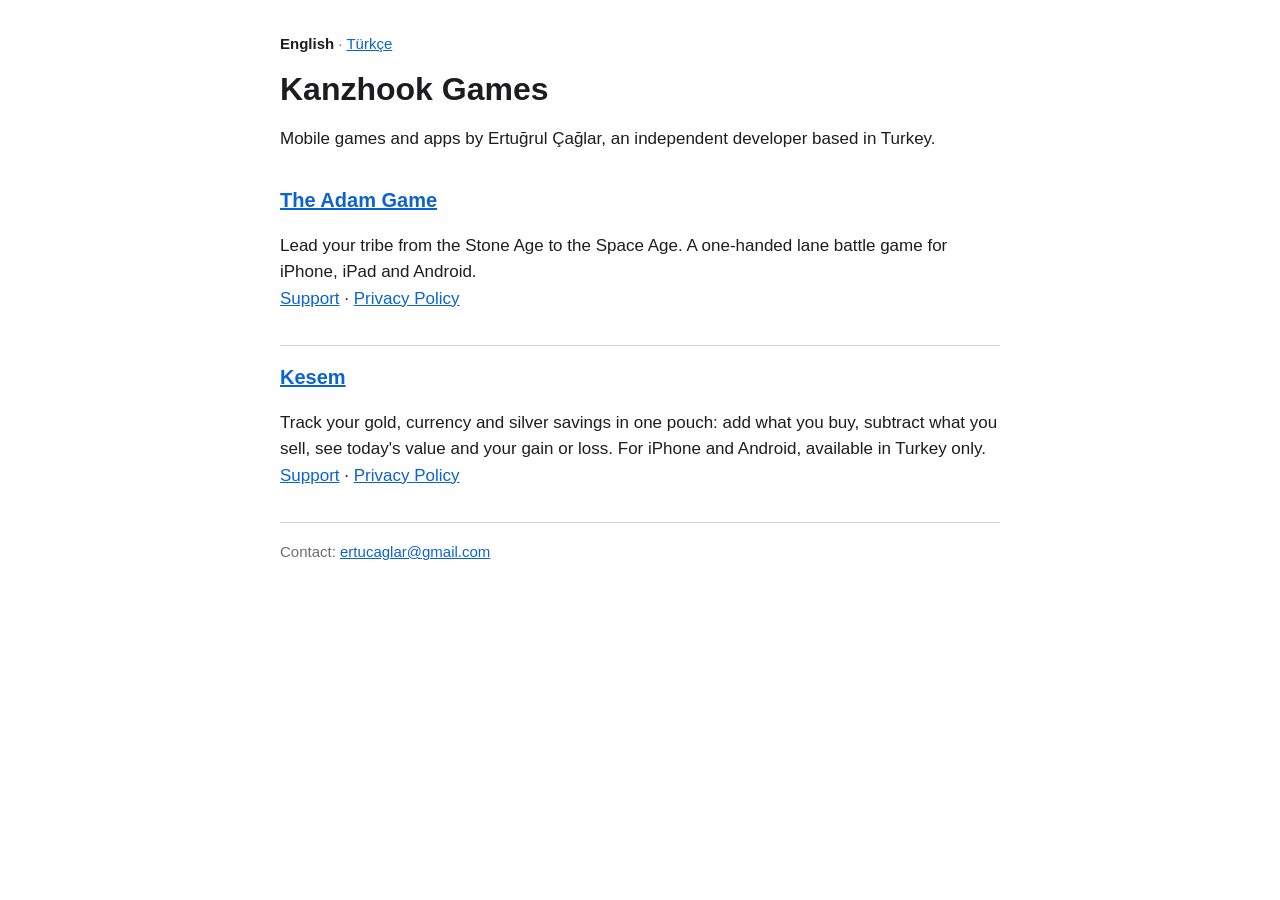
<file: index.html>
<!doctype html>
<html lang="en">
<head>
<meta charset="utf-8">
<meta name="viewport" content="width=device-width, initial-scale=1">
<title>Kanzhook Games</title>
<link rel="stylesheet" href="/style.css">
<script src="/site.js"></script>
</head>
<body>
<main>
<p class="lang"><a href="?lang=EN" hreflang="en">English</a> · <a href="?lang=TR" hreflang="tr">Türkçe</a></p>
<h1>Kanzhook Games</h1>
<p data-lang="en">Mobile games and apps by Ertuğrul Çağlar, an independent developer based in Turkey.</p>
<p data-lang="tr">Türkiye'de yaşayan bağımsız geliştirici Ertuğrul Çağlar'ın mobil oyunları ve uygulamaları.</p>

<ul class="games">
<li>
<strong><a href="/the-adam-game/">The Adam Game</a></strong>
<p data-lang="en">Lead your tribe from the Stone Age to the Space Age. A one-handed lane battle game for iPhone, iPad and Android.<br><a href="/the-adam-game/support?lang=EN">Support</a> · <a href="/the-adam-game/privacy?lang=EN">Privacy Policy</a></p>
<p data-lang="tr">Kabileni Taş Çağı'ndan Uzay Çağı'na taşı. iPhone, iPad ve Android için tek elle oynanan şerit savaşı oyunu.<br><a href="/the-adam-game/support?lang=TR">Destek</a> · <a href="/the-adam-game/privacy?lang=TR">Gizlilik Politikası</a></p>
</li>
<li>
<strong><a href="/kesem/">Kesem</a></strong>
<p data-lang="en">Track your gold, currency and silver savings in one pouch: add what you buy, subtract what you sell, see today's value and your gain or loss. For iPhone and Android, available in Turkey only.<br><a href="/kesem/support?lang=EN">Support</a> · <a href="/kesem/privacy?lang=EN">Privacy Policy</a></p>
<p data-lang="tr">Altın, döviz ve gümüş birikimini tek kesede takip et: aldığını ekle, bozdurduğunu düş, bugünkü değerini ve kâr/zararını gör. iPhone ve Android için, yalnızca Türkiye'de.<br><a href="/kesem/support?lang=TR">Destek</a> · <a href="/kesem/privacy?lang=TR">Gizlilik Politikası</a></p>
</li>
</ul>

<p class="meta" data-lang="en">Contact: <a href="mailto:ertucaglar@gmail.com">ertucaglar@gmail.com</a></p>
<p class="meta" data-lang="tr">İletişim: <a href="mailto:ertucaglar@gmail.com">ertucaglar@gmail.com</a></p>
</main>
</body>
</html>
</file>
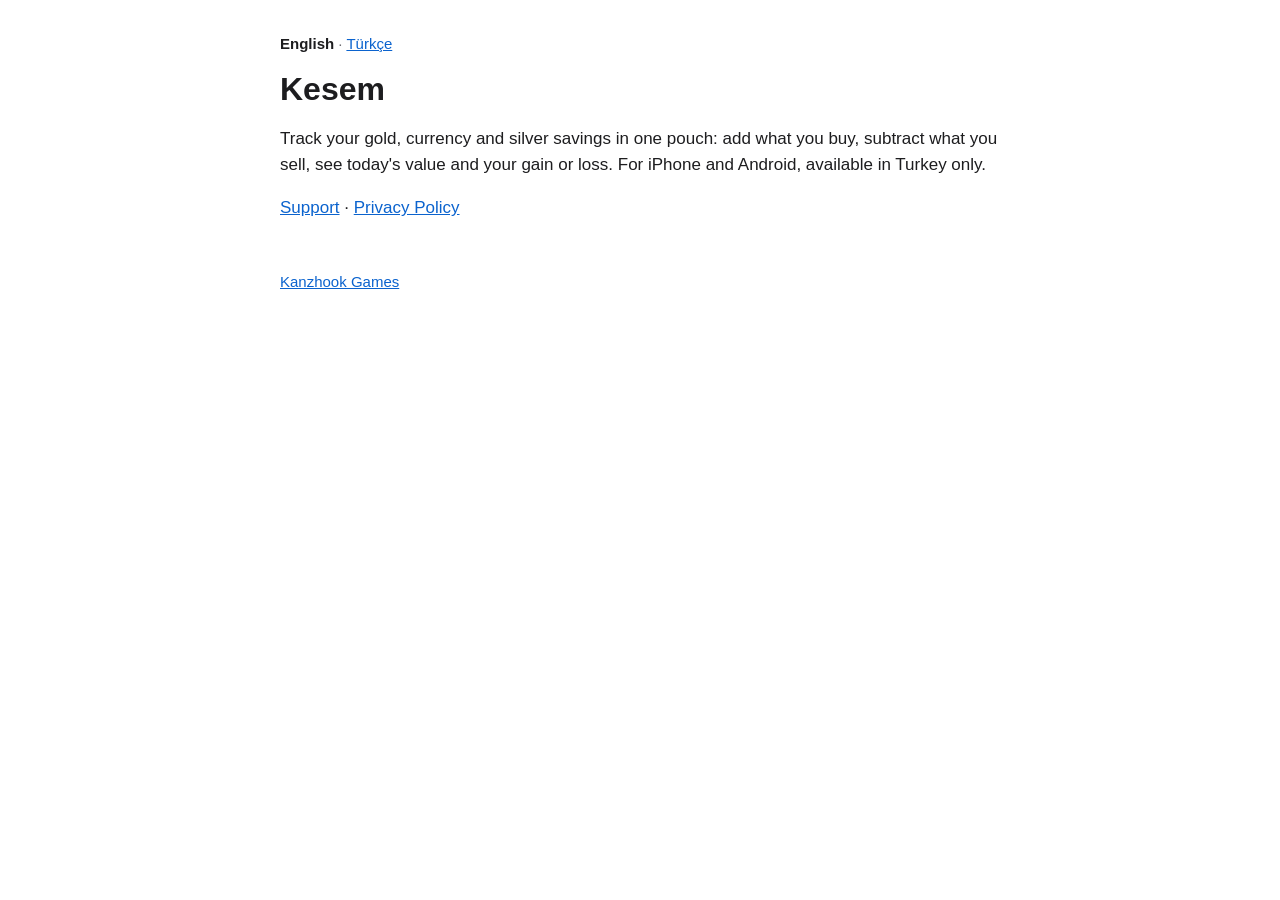
<file: kesem/index.html>
<!doctype html>
<html lang="en">
<head>
<meta charset="utf-8">
<meta name="viewport" content="width=device-width, initial-scale=1">
<title>Kesem</title>
<link rel="stylesheet" href="/style.css">
<script src="/site.js"></script>
</head>
<body>
<main>
<p class="lang"><a href="?lang=EN" hreflang="en">English</a> · <a href="?lang=TR" hreflang="tr">Türkçe</a></p>
<h1>Kesem</h1>
<div data-lang="en">
<p>Track your gold, currency and silver savings in one pouch: add what you buy, subtract what you sell, see today's value and your gain or loss. For iPhone and Android, available in Turkey only.</p>
<p><a href="support?lang=EN">Support</a> · <a href="privacy?lang=EN">Privacy Policy</a></p>
</div>
<div data-lang="tr">
<p>Altın, döviz ve gümüş birikimini tek kesede takip et: aldığını ekle, bozdurduğunu düş, bugünkü değerini ve kâr/zararını gör. iPhone ve Android için, yalnızca Türkiye'de.</p>
<p><a href="support?lang=TR">Destek</a> · <a href="privacy?lang=TR">Gizlilik Politikası</a></p>
</div>
<p class="meta footer"><a href="/">Kanzhook Games</a></p>
</main>
</body>
</html>
</file>
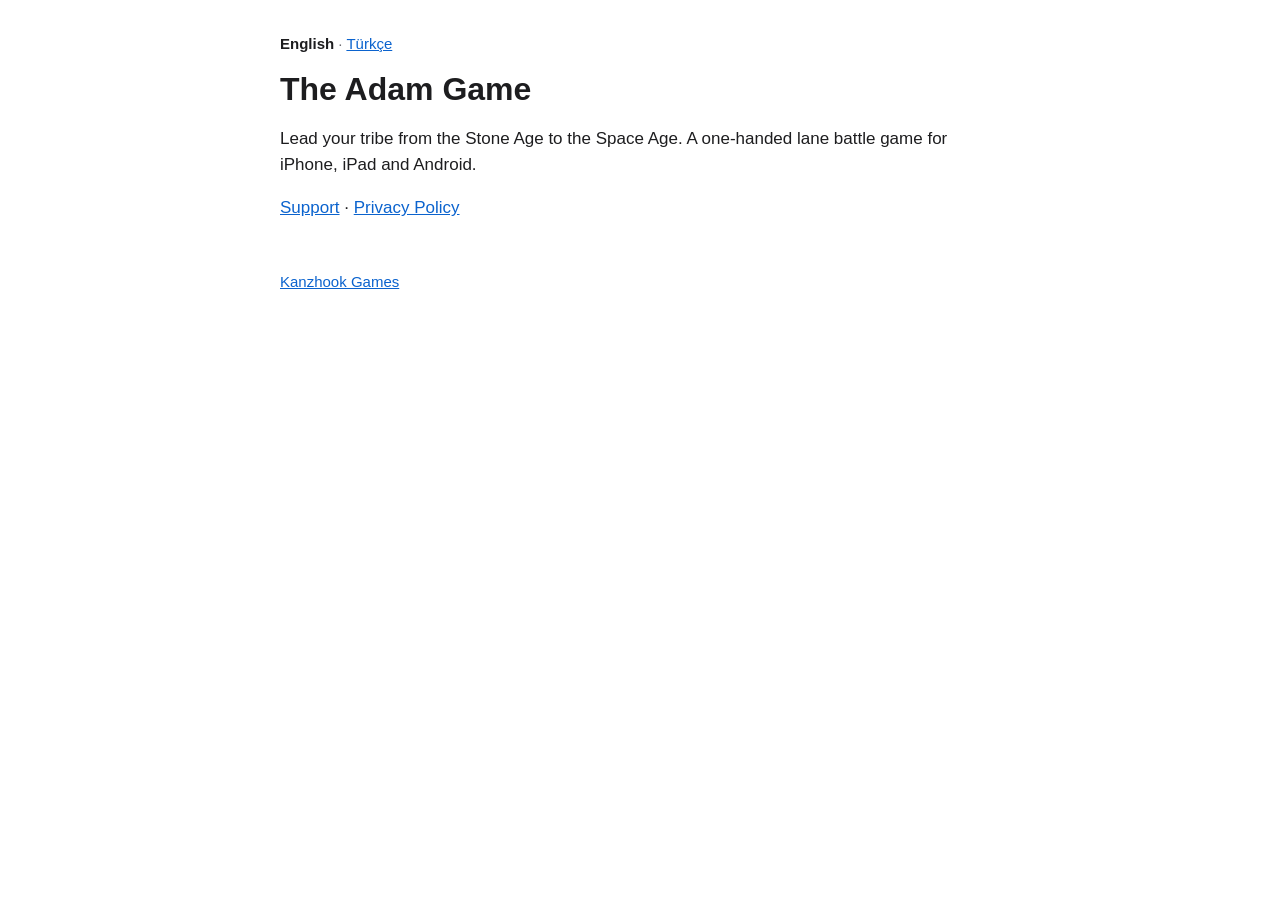
<file: the-adam-game/index.html>
<!doctype html>
<html lang="en">
<head>
<meta charset="utf-8">
<meta name="viewport" content="width=device-width, initial-scale=1">
<title>The Adam Game</title>
<link rel="stylesheet" href="/style.css">
<script src="/site.js"></script>
</head>
<body>
<main>
<p class="lang"><a href="?lang=EN" hreflang="en">English</a> · <a href="?lang=TR" hreflang="tr">Türkçe</a></p>
<h1>The Adam Game</h1>
<div data-lang="en">
<p>Lead your tribe from the Stone Age to the Space Age. A one-handed lane battle game for iPhone, iPad and Android.</p>
<p><a href="support?lang=EN">Support</a> · <a href="privacy?lang=EN">Privacy Policy</a></p>
</div>
<div data-lang="tr">
<p>Kabileni Taş Çağı'ndan Uzay Çağı'na taşı. iPhone, iPad ve Android için tek elle oynanan şerit savaşı oyunu.</p>
<p><a href="support?lang=TR">Destek</a> · <a href="privacy?lang=TR">Gizlilik Politikası</a></p>
</div>
<p class="meta footer"><a href="/">Kanzhook Games</a></p>
</main>
</body>
</html>
</file>
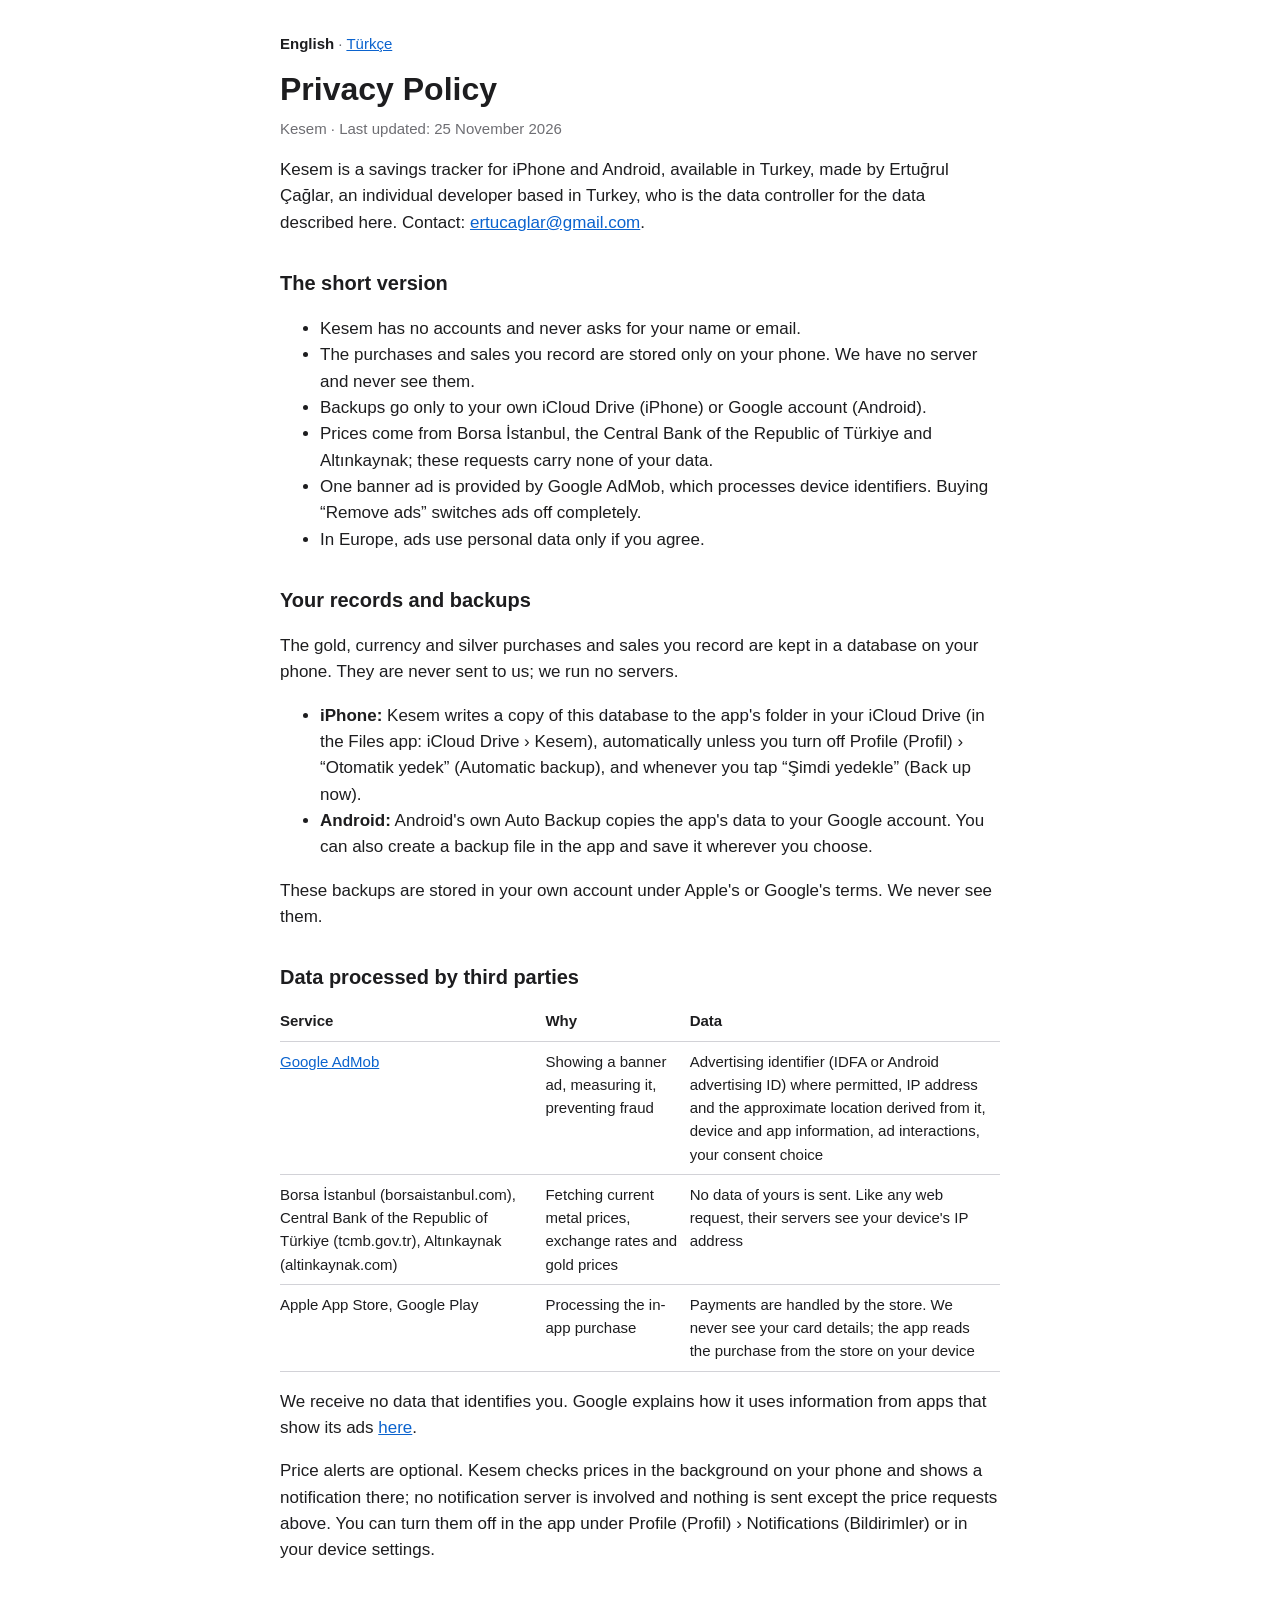
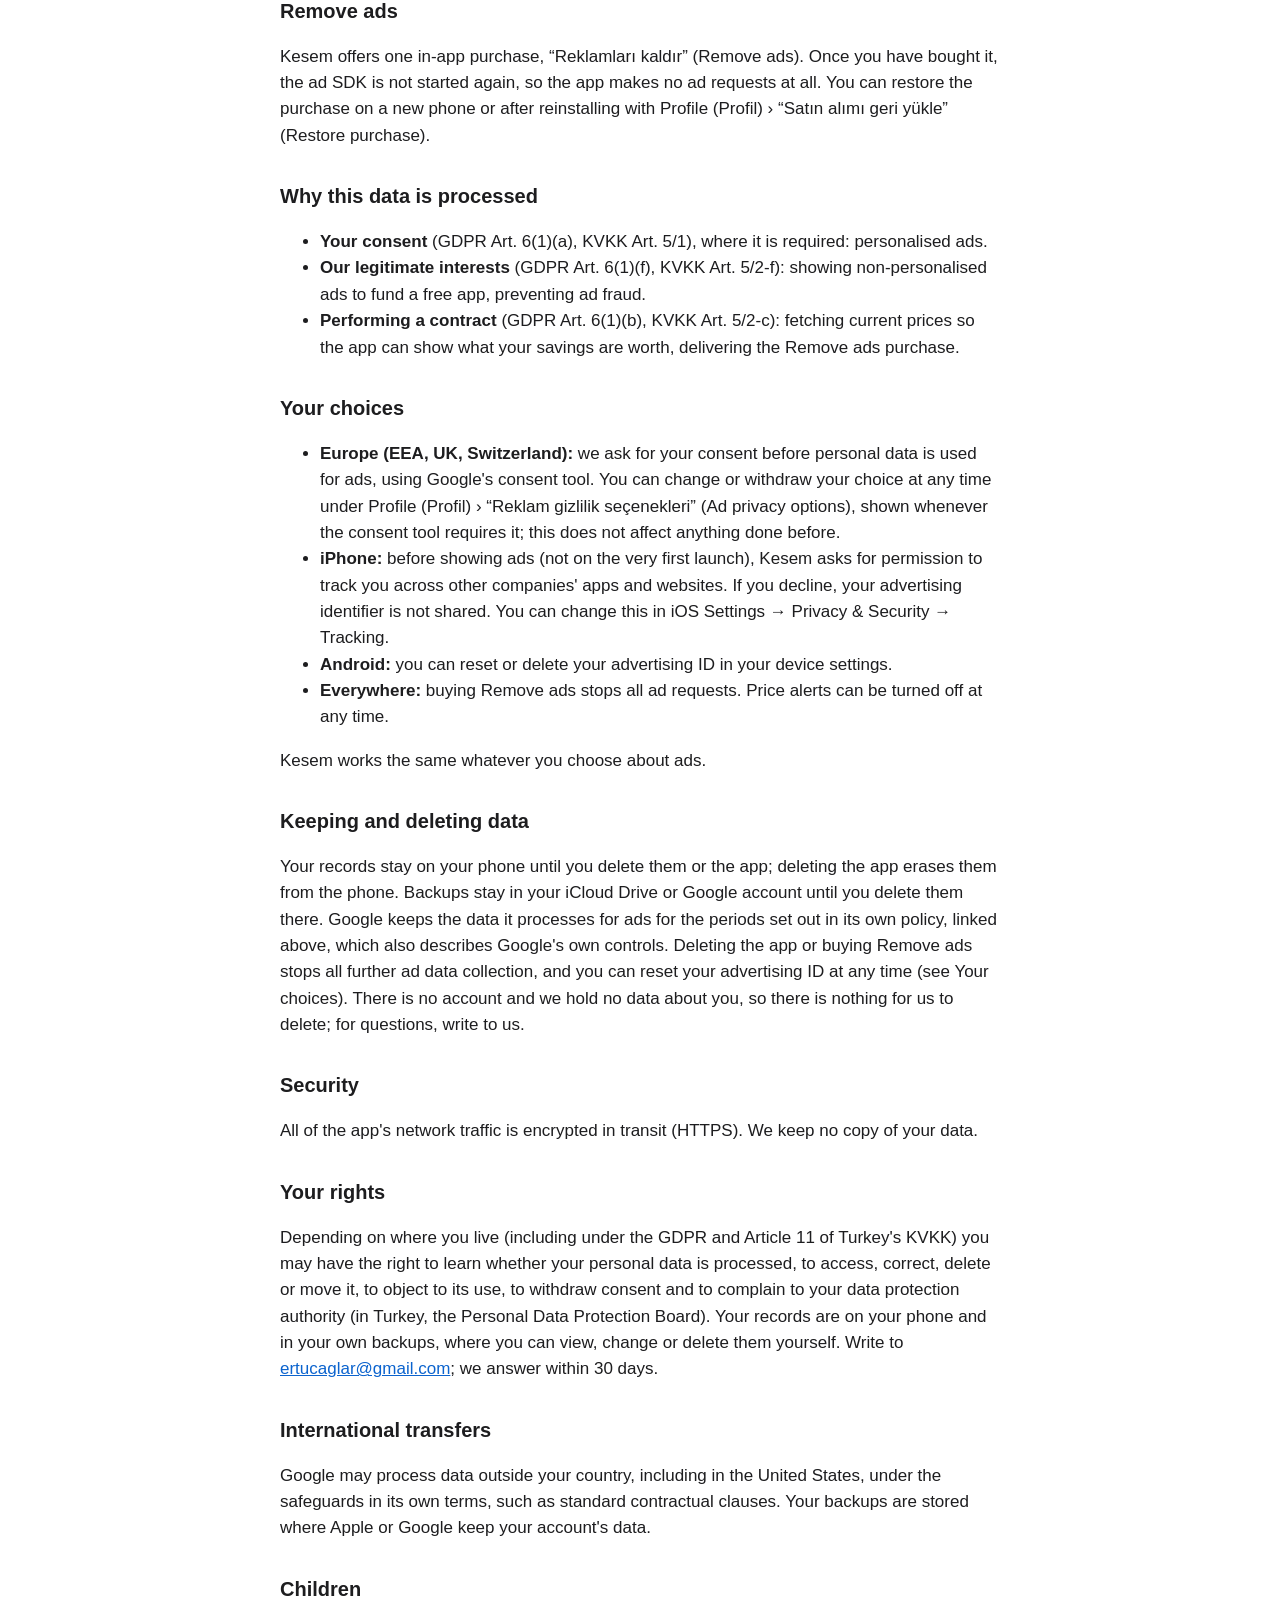
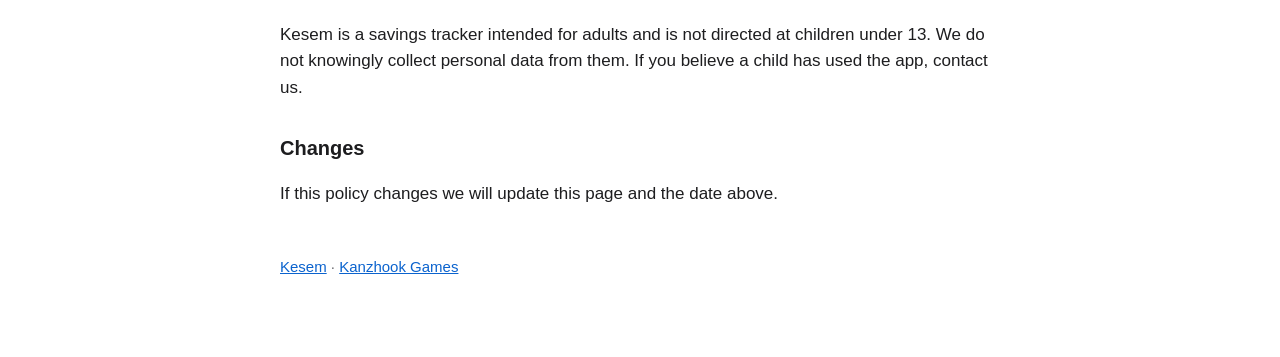
<file: kesem/privacy.html>
<!doctype html>
<html lang="en">
<head>
<meta charset="utf-8">
<meta name="viewport" content="width=device-width, initial-scale=1">
<title>Privacy Policy · Kesem</title>
<link rel="stylesheet" href="/style.css">
<script src="/site.js"></script>
</head>
<body>
<main>
<p class="lang"><a href="?lang=EN" hreflang="en">English</a> · <a href="?lang=TR" hreflang="tr">Türkçe</a></p>

<article id="en" lang="en" data-lang="en">
<h1>Privacy Policy</h1>
<p class="meta">Kesem · Last updated: 25 November 2026</p>

<p>Kesem is a savings tracker for iPhone and Android, available in Turkey, made by Ertuğrul Çağlar, an individual developer based in Turkey, who is the data controller for the data described here. Contact: <a href="mailto:ertucaglar@gmail.com">ertucaglar@gmail.com</a>.</p>

<h2>The short version</h2>
<ul>
<li>Kesem has no accounts and never asks for your name or email.</li>
<li>The purchases and sales you record are stored only on your phone. We have no server and never see them.</li>
<li>Backups go only to your own iCloud Drive (iPhone) or Google account (Android).</li>
<li>Prices come from Borsa İstanbul, the Central Bank of the Republic of Türkiye and Altınkaynak; these requests carry none of your data.</li>
<li>One banner ad is provided by Google AdMob, which processes device identifiers. Buying “Remove ads” switches ads off completely.</li>
<li>In Europe, ads use personal data only if you agree.</li>
</ul>

<h2>Your records and backups</h2>
<p>The gold, currency and silver purchases and sales you record are kept in a database on your phone. They are never sent to us; we run no servers.</p>
<ul>
<li><strong>iPhone:</strong> Kesem writes a copy of this database to the app's folder in your iCloud Drive (in the Files app: iCloud Drive › Kesem), automatically unless you turn off Profile (Profil) › “Otomatik yedek” (Automatic backup), and whenever you tap “Şimdi yedekle” (Back up now).</li>
<li><strong>Android:</strong> Android's own Auto Backup copies the app's data to your Google account. You can also create a backup file in the app and save it wherever you choose.</li>
</ul>
<p>These backups are stored in your own account under Apple's or Google's terms. We never see them.</p>

<h2>Data processed by third parties</h2>
<table>
<thead><tr><th>Service</th><th>Why</th><th>Data</th></tr></thead>
<tbody>
<tr><td><a href="https://policies.google.com/privacy">Google AdMob</a></td><td>Showing a banner ad, measuring it, preventing fraud</td><td>Advertising identifier (IDFA or Android advertising ID) where permitted, IP address and the approximate location derived from it, device and app information, ad interactions, your consent choice</td></tr>
<tr><td>Borsa İstanbul (borsaistanbul.com), Central Bank of the Republic of Türkiye (tcmb.gov.tr), Altınkaynak (altinkaynak.com)</td><td>Fetching current metal prices, exchange rates and gold prices</td><td>No data of yours is sent. Like any web request, their servers see your device's IP address</td></tr>
<tr><td>Apple App Store, Google Play</td><td>Processing the in-app purchase</td><td>Payments are handled by the store. We never see your card details; the app reads the purchase from the store on your device</td></tr>
</tbody>
</table>
<p>We receive no data that identifies you. Google explains how it uses information from apps that show its ads <a href="https://policies.google.com/technologies/partner-sites">here</a>.</p>
<p>Price alerts are optional. Kesem checks prices in the background on your phone and shows a notification there; no notification server is involved and nothing is sent except the price requests above. You can turn them off in the app under Profile (Profil) › Notifications (Bildirimler) or in your device settings.</p>

<h2>Remove ads</h2>
<p>Kesem offers one in-app purchase, “Reklamları kaldır” (Remove ads). Once you have bought it, the ad SDK is not started again, so the app makes no ad requests at all. You can restore the purchase on a new phone or after reinstalling with Profile (Profil) › “Satın alımı geri yükle” (Restore purchase).</p>

<h2>Why this data is processed</h2>
<ul>
<li><strong>Your consent</strong> (GDPR Art. 6(1)(a), KVKK Art. 5/1), where it is required: personalised ads.</li>
<li><strong>Our legitimate interests</strong> (GDPR Art. 6(1)(f), KVKK Art. 5/2-f): showing non-personalised ads to fund a free app, preventing ad fraud.</li>
<li><strong>Performing a contract</strong> (GDPR Art. 6(1)(b), KVKK Art. 5/2-c): fetching current prices so the app can show what your savings are worth, delivering the Remove ads purchase.</li>
</ul>

<h2>Your choices</h2>
<ul>
<li><strong>Europe (EEA, UK, Switzerland):</strong> we ask for your consent before personal data is used for ads, using Google's consent tool. You can change or withdraw your choice at any time under Profile (Profil) › “Reklam gizlilik seçenekleri” (Ad privacy options), shown whenever the consent tool requires it; this does not affect anything done before.</li>
<li><strong>iPhone:</strong> before showing ads (not on the very first launch), Kesem asks for permission to track you across other companies' apps and websites. If you decline, your advertising identifier is not shared. You can change this in iOS Settings → Privacy &amp; Security → Tracking.</li>
<li><strong>Android:</strong> you can reset or delete your advertising ID in your device settings.</li>
<li><strong>Everywhere:</strong> buying Remove ads stops all ad requests. Price alerts can be turned off at any time.</li>
</ul>
<p>Kesem works the same whatever you choose about ads.</p>

<h2>Keeping and deleting data</h2>
<p>Your records stay on your phone until you delete them or the app; deleting the app erases them from the phone. Backups stay in your iCloud Drive or Google account until you delete them there. Google keeps the data it processes for ads for the periods set out in its own policy, linked above, which also describes Google's own controls. Deleting the app or buying Remove ads stops all further ad data collection, and you can reset your advertising ID at any time (see Your choices). There is no account and we hold no data about you, so there is nothing for us to delete; for questions, write to us.</p>

<h2>Security</h2>
<p>All of the app's network traffic is encrypted in transit (HTTPS). We keep no copy of your data.</p>

<h2>Your rights</h2>
<p>Depending on where you live (including under the GDPR and Article 11 of Turkey's KVKK) you may have the right to learn whether your personal data is processed, to access, correct, delete or move it, to object to its use, to withdraw consent and to complain to your data protection authority (in Turkey, the Personal Data Protection Board). Your records are on your phone and in your own backups, where you can view, change or delete them yourself. Write to <a href="mailto:ertucaglar@gmail.com">ertucaglar@gmail.com</a>; we answer within 30 days.</p>

<h2>International transfers</h2>
<p>Google may process data outside your country, including in the United States, under the safeguards in its own terms, such as standard contractual clauses. Your backups are stored where Apple or Google keep your account's data.</p>

<h2>Children</h2>
<p>Kesem is a savings tracker intended for adults and is not directed at children under 13. We do not knowingly collect personal data from them. If you believe a child has used the app, contact us.</p>

<h2>Changes</h2>
<p>If this policy changes we will update this page and the date above.</p>
</article>

<hr class="lang-split">

<article id="tr" lang="tr" data-lang="tr">
<h1>Gizlilik Politikası</h1>
<p class="meta">Kesem · Son güncelleme: 25 Kasım 2026</p>

<p>Kesem, Türkiye'de yaşayan bağımsız geliştirici Ertuğrul Çağlar tarafından yapılmış, Türkiye'de sunulan, iPhone ve Android için bir birikim takip uygulamasıdır. Burada anlatılan verilerin veri sorumlusu odur. İletişim: <a href="mailto:ertucaglar@gmail.com">ertucaglar@gmail.com</a>.</p>

<h2>Kısaca</h2>
<ul>
<li>Kesem'de hesap yoktur; adınız ya da e-postanız hiçbir zaman sorulmaz.</li>
<li>Kaydettiğiniz alım ve satımlar yalnızca telefonunuzda saklanır. Sunucumuz yoktur, bu kayıtları hiçbir zaman görmeyiz.</li>
<li>Yedekler yalnızca kendi iCloud Drive'ınıza (iPhone) ya da Google hesabınıza (Android) gider.</li>
<li>Fiyatlar Borsa İstanbul, Türkiye Cumhuriyet Merkez Bankası ve Altınkaynak'tan alınır; bu istekler sizinle ilgili hiçbir veri taşımaz.</li>
<li>Tek bir banner reklamı Google AdMob sağlar; AdMob cihaz kimliklerini işler. “Reklamları kaldır” satın alındığında reklamlar tamamen kapanır.</li>
<li>Avrupa'da reklamlar kişisel veriyi yalnızca onay verirseniz kullanır.</li>
</ul>

<h2>Kayıtlarınız ve yedekleriniz</h2>
<p>Kaydettiğiniz altın, döviz ve gümüş alım ve satımları telefonunuzdaki bir veritabanında tutulur. Bize hiçbir zaman gönderilmez; sunucumuz yoktur.</p>
<ul>
<li><strong>iPhone:</strong> Kesem bu veritabanının bir kopyasını iCloud Drive'ınızdaki uygulama klasörüne (Dosyalar uygulamasında: iCloud Drive › Kesem) yazar: Profil › “Otomatik yedek”i kapatmadığınız sürece kendiliğinden, ayrıca “Şimdi yedekle”ye her dokunduğunuzda.</li>
<li><strong>Android:</strong> Android'in kendi otomatik yedeklemesi uygulama verilerini Google hesabınıza kopyalar. Ayrıca uygulamada bir yedek dosyası oluşturup istediğiniz yere kaydedebilirsiniz.</li>
</ul>
<p>Bu yedekler Apple'ın ya da Google'ın koşullarıyla kendi hesabınızda saklanır. Biz onları hiçbir zaman görmeyiz.</p>

<h2>Üçüncü tarafların işlediği veriler</h2>
<table>
<thead><tr><th>Hizmet</th><th>Amaç</th><th>Veri</th></tr></thead>
<tbody>
<tr><td><a href="https://policies.google.com/privacy">Google AdMob</a></td><td>Banner reklam göstermek, ölçmek, sahteciliği önlemek</td><td>İzin verilen durumlarda reklam kimliği (IDFA ya da Android reklam kimliği), IP adresi ve ondan çıkarılan yaklaşık konum, cihaz ve uygulama bilgileri, reklam etkileşimleri, onay tercihiniz</td></tr>
<tr><td>Borsa İstanbul (borsaistanbul.com), Türkiye Cumhuriyet Merkez Bankası (tcmb.gov.tr), Altınkaynak (altinkaynak.com)</td><td>Güncel maden fiyatlarını, döviz kurlarını ve altın fiyatlarını almak</td><td>Sizinle ilgili hiçbir veri gönderilmez. Her web isteğinde olduğu gibi sunucuları cihazınızın IP adresini görür</td></tr>
<tr><td>Apple App Store, Google Play</td><td>Uygulama içi satın almayı işlemek</td><td>Ödemeyi mağaza alır. Kart bilgilerinizi hiçbir zaman görmeyiz; uygulama satın almayı telefonunuzda mağazadan okur</td></tr>
</tbody>
</table>
<p>Sizi tanımlayan bir veri bize ulaşmaz. Google, reklamlarını gösteren uygulamalardan gelen bilgileri nasıl kullandığını <a href="https://policies.google.com/technologies/partner-sites">burada</a> anlatır.</p>
<p>Fiyat bildirimleri isteğe bağlıdır. Kesem fiyatları telefonunuzda arka planda kontrol eder ve bildirimi orada gösterir; bildirim sunucusu yoktur, yukarıdaki fiyat istekleri dışında hiçbir şey gönderilmez. Uygulamada Profil › Bildirimler bölümünden ya da cihaz ayarlarınızdan kapatabilirsiniz.</p>

<h2>Reklamları kaldır</h2>
<p>Kesem'de tek bir uygulama içi satın alma vardır: “Reklamları kaldır”. Satın aldıktan sonra reklam SDK'sı bir daha başlatılmaz; uygulama hiç reklam isteği yapmaz. Yeni telefonda ya da yeniden kurduktan sonra satın almayı Profil › “Satın alımı geri yükle” ile geri alabilirsiniz.</p>

<h2>Veriler neden işlenir</h2>
<ul>
<li><strong>Onayınız</strong> (GDPR md. 6(1)(a), KVKK md. 5/1), gerektiği yerde: kişiselleştirilmiş reklam.</li>
<li><strong>Meşru menfaatimiz</strong> (GDPR md. 6(1)(f), KVKK md. 5/2-f): ücretsiz uygulamayı finanse etmek için kişiselleştirilmemiş reklam göstermek, reklam sahteciliğini önlemek.</li>
<li><strong>Sözleşmenin ifası</strong> (GDPR md. 6(1)(b), KVKK md. 5/2-c): birikiminizin bugünkü değerini gösterebilmek için güncel fiyatları almak, “Reklamları kaldır” satın alımını size teslim etmek.</li>
</ul>

<h2>Tercihleriniz</h2>
<ul>
<li><strong>Avrupa (AEA, Birleşik Krallık, İsviçre):</strong> kişisel verileriniz reklam için kullanılmadan önce Google'ın onay aracıyla izninizi isteriz. Tercihinizi Profil › “Reklam gizlilik seçenekleri” bölümünden (onay aracı gerektirdiğinde görünür) istediğiniz zaman değiştirebilir ya da geri alabilirsiniz; bu, daha önce yapılanları etkilemez.</li>
<li><strong>iPhone:</strong> Kesem reklam göstermeden önce (ilk açılışta değil) sizi başka şirketlerin uygulama ve sitelerinde izlemek için izin ister. Reddederseniz reklam kimliğiniz paylaşılmaz. Bunu iOS Ayarlar → Gizlilik ve Güvenlik → İzleme bölümünden değiştirebilirsiniz.</li>
<li><strong>Android:</strong> reklam kimliğinizi cihaz ayarlarından sıfırlayabilir ya da silebilirsiniz.</li>
<li><strong>Her yerde:</strong> “Reklamları kaldır” satın alındığında hiçbir reklam isteği yapılmaz. Fiyat bildirimlerini istediğiniz zaman kapatabilirsiniz.</li>
</ul>
<p>Kesem, reklamlarla ilgili seçiminiz ne olursa olsun aynı çalışır.</p>

<h2>Verilerin saklanması ve silinmesi</h2>
<p>Kayıtlarınız, siz onları ya da uygulamayı silene kadar telefonunuzda kalır; uygulamayı silmek onları telefondan da siler. Yedekler, siz silene kadar iCloud Drive'ınızda ya da Google hesabınızda kalır. Google reklam için işlediği verileri yukarıda bağlantısı verilen kendi politikasındaki sürelerle saklar; Google'ın kendi kontrolleri de orada anlatılır. Uygulamayı silmek ya da “Reklamları kaldır”ı satın almak reklam için veri toplamayı durdurur; reklam kimliğinizi istediğiniz zaman sıfırlayabilirsiniz (bkz. Tercihleriniz). Hesap yoktur ve hakkınızda veri tutmayız; bu yüzden bizim silebileceğimiz bir şey yoktur. Sorularınız için bize yazın.</p>

<h2>Güvenlik</h2>
<p>Uygulamanın bütün ağ trafiği aktarım sırasında şifrelenir (HTTPS). Biz verilerinizin kopyasını tutmayız.</p>

<h2>Haklarınız</h2>
<p>Yaşadığınız yere göre (GDPR ve KVKK md. 11 dahil) kişisel verilerinizin işlenip işlenmediğini öğrenme, verilere erişme, düzeltilmesini, silinmesini ya da aktarılmasını isteme, işlenmesine itiraz etme, onayınızı geri alma ve veri koruma kurumuna (Türkiye'de Kişisel Verileri Koruma Kurulu) şikâyette bulunma haklarınız olabilir. Kayıtlarınız telefonunuzda ve kendi yedeklerinizdedir; onları kendiniz görebilir, değiştirebilir ya da silebilirsiniz. <a href="mailto:ertucaglar@gmail.com">ertucaglar@gmail.com</a> adresine yazın; 30 gün içinde cevap veririz.</p>

<h2>Yurt dışına aktarım</h2>
<p>Google verileri, kendi sözleşmelerindeki güvencelerle (ör. standart sözleşme hükümleri) ülkeniz dışında, ABD dahil, işleyebilir. Yedekleriniz, Apple'ın ya da Google'ın hesabınızın verilerini sakladığı yerde durur.</p>

<h2>Çocuklar</h2>
<p>Kesem yetişkinler için bir birikim takip uygulamasıdır, 13 yaşından küçük çocuklara yönelik değildir. Onlardan bilerek kişisel veri toplamayız. Bir çocuğun uygulamayı kullandığını düşünüyorsanız bize yazın.</p>

<h2>Değişiklikler</h2>
<p>Bu politika değişirse bu sayfayı ve yukarıdaki tarihi güncelleriz.</p>
</article>
<p class="meta footer"><a href="/kesem/">Kesem</a> · <a href="/">Kanzhook Games</a></p>
</main>
</body>
</html>
</file>
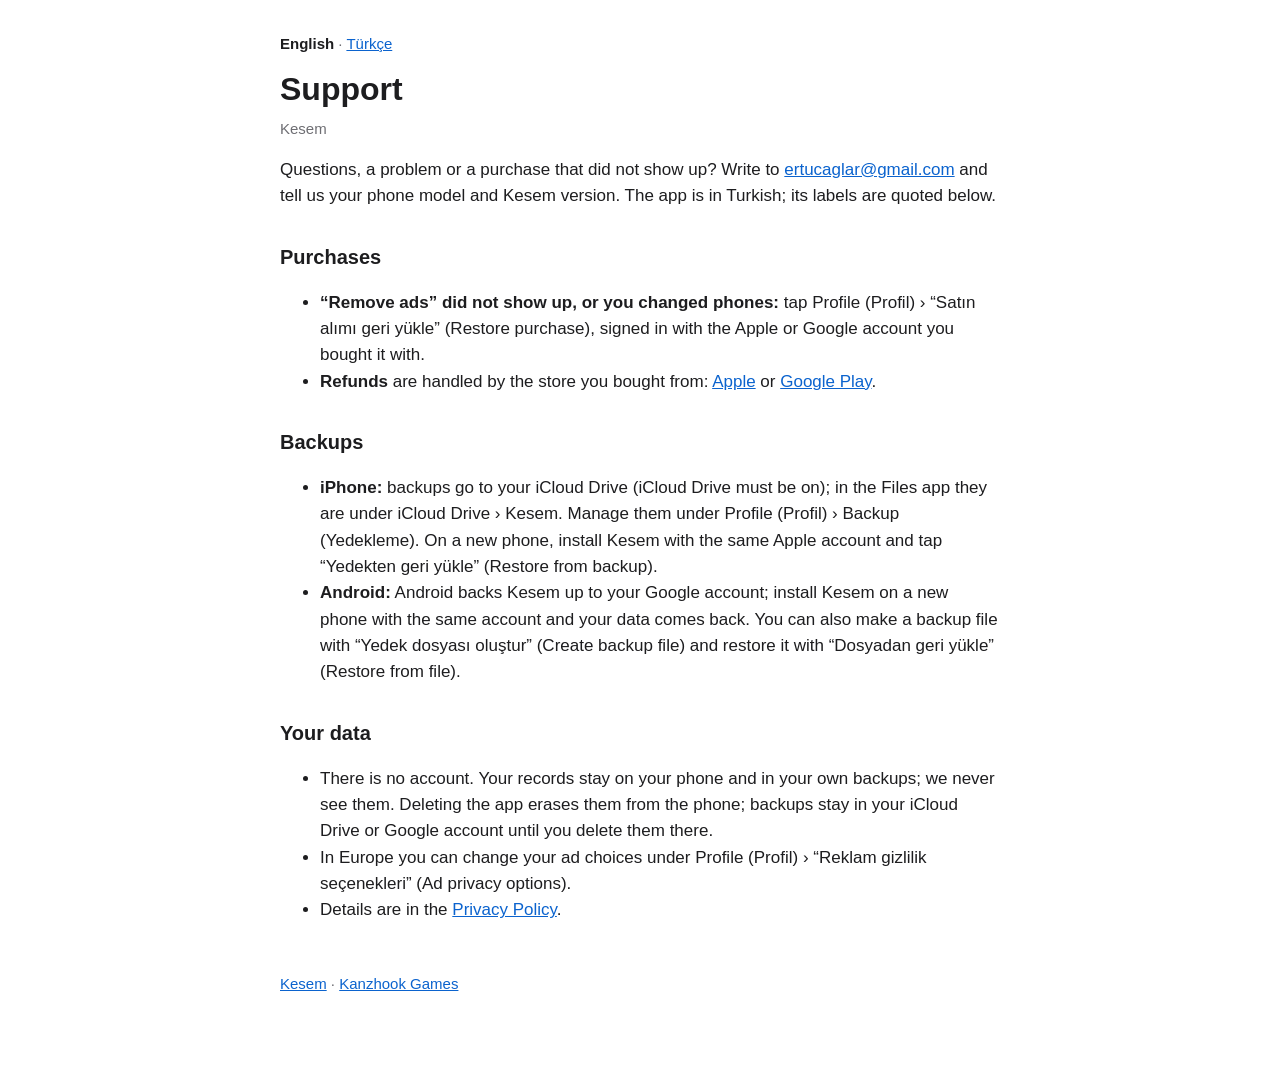
<file: kesem/support.html>
<!doctype html>
<html lang="en">
<head>
<meta charset="utf-8">
<meta name="viewport" content="width=device-width, initial-scale=1">
<title>Support · Kesem</title>
<link rel="stylesheet" href="/style.css">
<script src="/site.js"></script>
</head>
<body>
<main>
<p class="lang"><a href="?lang=EN" hreflang="en">English</a> · <a href="?lang=TR" hreflang="tr">Türkçe</a></p>

<article id="en" lang="en" data-lang="en">
<h1>Support</h1>
<p class="meta">Kesem</p>
<p>Questions, a problem or a purchase that did not show up? Write to <a href="mailto:ertucaglar@gmail.com">ertucaglar@gmail.com</a> and tell us your phone model and Kesem version. The app is in Turkish; its labels are quoted below.</p>

<h2>Purchases</h2>
<ul>
<li><strong>“Remove ads” did not show up, or you changed phones:</strong> tap Profile (Profil) › “Satın alımı geri yükle” (Restore purchase), signed in with the Apple or Google account you bought it with.</li>
<li><strong>Refunds</strong> are handled by the store you bought from: <a href="https://reportaproblem.apple.com">Apple</a> or <a href="https://support.google.com/googleplay/answer/2479637">Google Play</a>.</li>
</ul>

<h2>Backups</h2>
<ul>
<li><strong>iPhone:</strong> backups go to your iCloud Drive (iCloud Drive must be on); in the Files app they are under iCloud Drive › Kesem. Manage them under Profile (Profil) › Backup (Yedekleme). On a new phone, install Kesem with the same Apple account and tap “Yedekten geri yükle” (Restore from backup).</li>
<li><strong>Android:</strong> Android backs Kesem up to your Google account; install Kesem on a new phone with the same account and your data comes back. You can also make a backup file with “Yedek dosyası oluştur” (Create backup file) and restore it with “Dosyadan geri yükle” (Restore from file).</li>
</ul>

<h2>Your data</h2>
<ul>
<li>There is no account. Your records stay on your phone and in your own backups; we never see them. Deleting the app erases them from the phone; backups stay in your iCloud Drive or Google account until you delete them there.</li>
<li>In Europe you can change your ad choices under Profile (Profil) › “Reklam gizlilik seçenekleri” (Ad privacy options).</li>
<li>Details are in the <a href="privacy?lang=EN">Privacy Policy</a>.</li>
</ul>
</article>

<hr class="lang-split">

<article id="tr" lang="tr" data-lang="tr">
<h1>Destek</h1>
<p class="meta">Kesem</p>
<p>Sorun mu var, bir satın alma görünmüyor mu? <a href="mailto:ertucaglar@gmail.com">ertucaglar@gmail.com</a> adresine telefon modelinizi ve Kesem'in sürümünü yazın.</p>

<h2>Satın almalar</h2>
<ul>
<li><strong>“Reklamları kaldır” görünmüyorsa ya da telefon değiştirdiyseniz:</strong> satın aldığınız Apple ya da Google hesabıyla Profil › “Satın alımı geri yükle”ye dokunun.</li>
<li><strong>İadeleri</strong> satın aldığınız mağaza yapar: <a href="https://reportaproblem.apple.com">Apple</a> ya da <a href="https://support.google.com/googleplay/answer/2479637">Google Play</a>.</li>
</ul>

<h2>Yedekler</h2>
<ul>
<li><strong>iPhone:</strong> yedekler iCloud Drive'ınıza gider (iCloud Drive açık olmalı); Dosyalar uygulamasında iCloud Drive › Kesem klasöründedir. Profil › Yedekleme bölümünden yönetebilirsiniz. Yeni telefonda aynı Apple hesabıyla Kesem'i kurup “Yedekten geri yükle”ye dokunun.</li>
<li><strong>Android:</strong> Android, Kesem'i Google hesabınıza yedekler; yeni telefonda aynı hesapla Kesem'i kurduğunuzda verileriniz geri gelir. Ayrıca “Yedek dosyası oluştur” ile bir yedek dosyası alıp “Dosyadan geri yükle” ile geri yükleyebilirsiniz.</li>
</ul>

<h2>Verileriniz</h2>
<ul>
<li>Hesap yoktur. Kayıtlarınız telefonunuzda ve kendi yedeklerinizde durur; biz onları hiçbir zaman görmeyiz. Uygulamayı silmek onları telefondan siler; yedekler siz silene kadar iCloud Drive'ınızda ya da Google hesabınızda kalır.</li>
<li>Avrupa'da reklam tercihlerinizi Profil › “Reklam gizlilik seçenekleri” bölümünden değiştirebilirsiniz.</li>
<li>Ayrıntılar <a href="privacy?lang=TR">Gizlilik Politikası</a>'nda.</li>
</ul>
</article>
<p class="meta footer"><a href="/kesem/">Kesem</a> · <a href="/">Kanzhook Games</a></p>
</main>
</body>
</html>
</file>
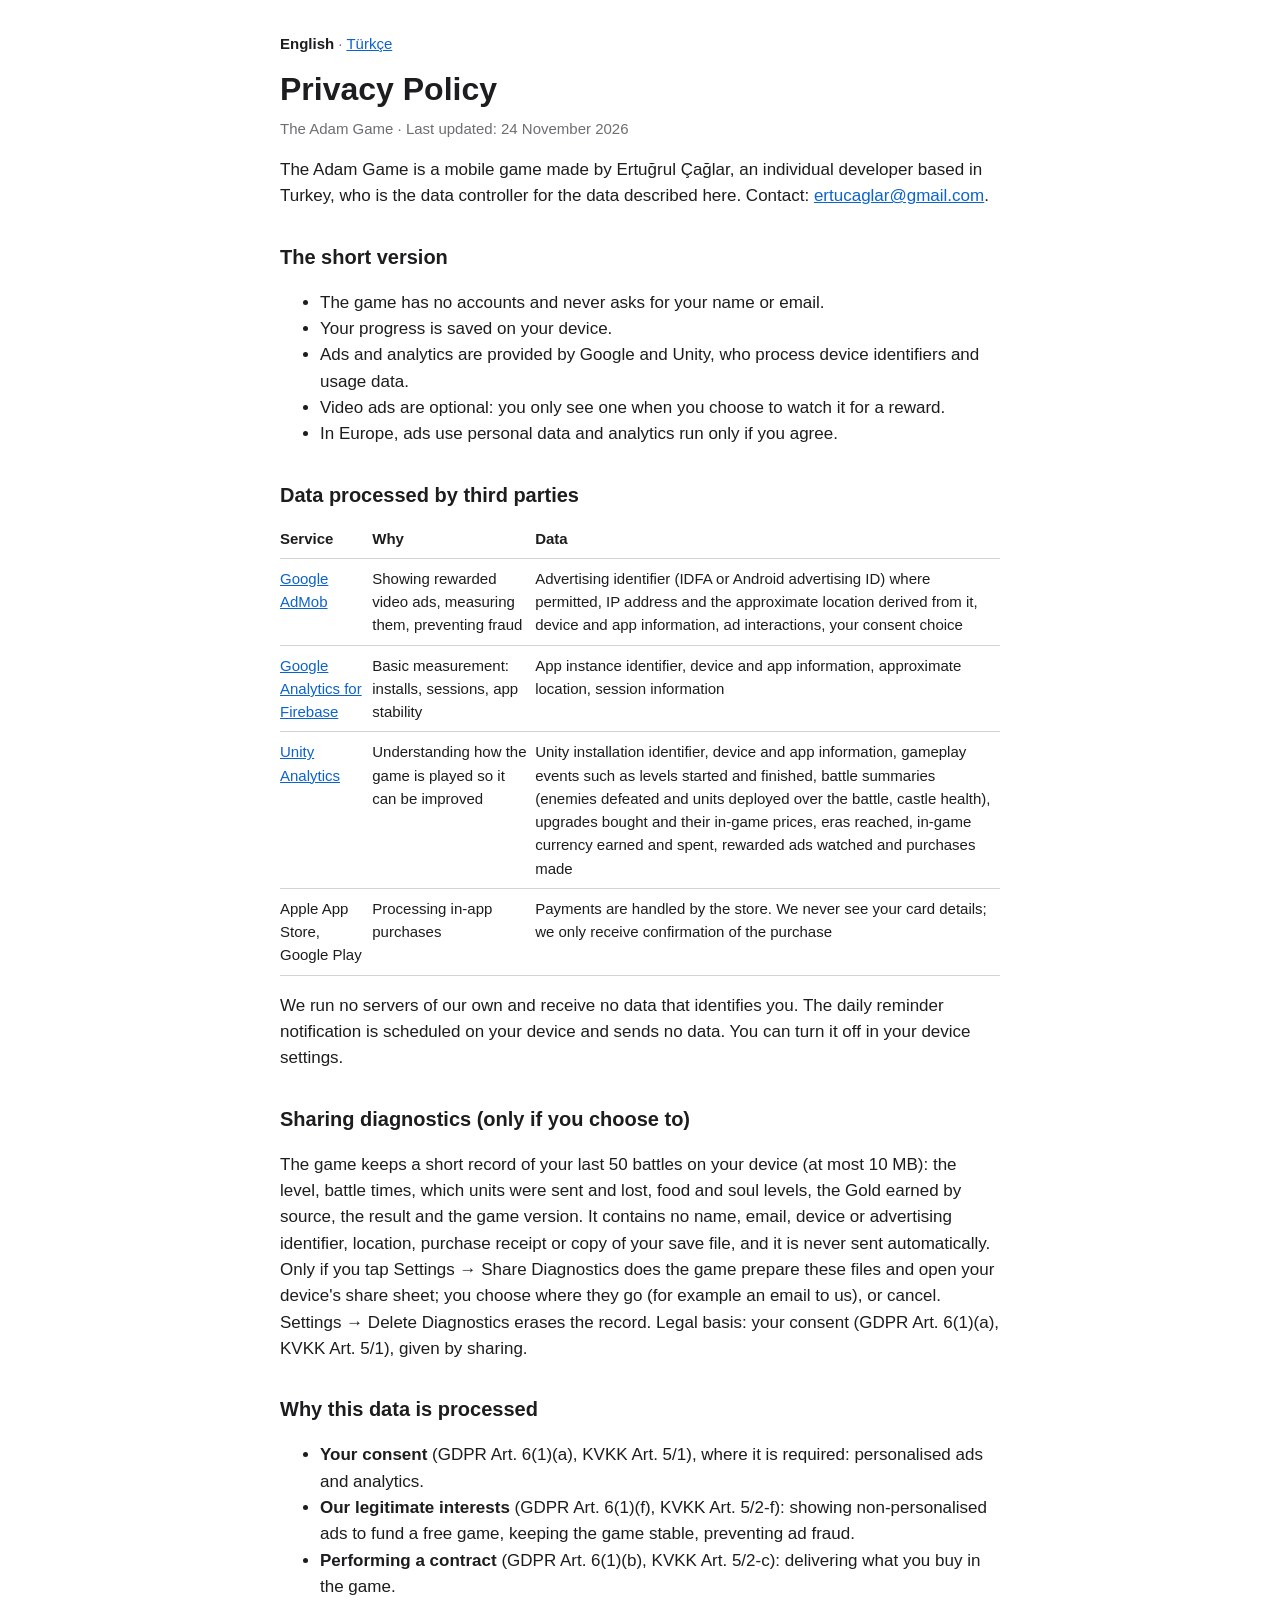
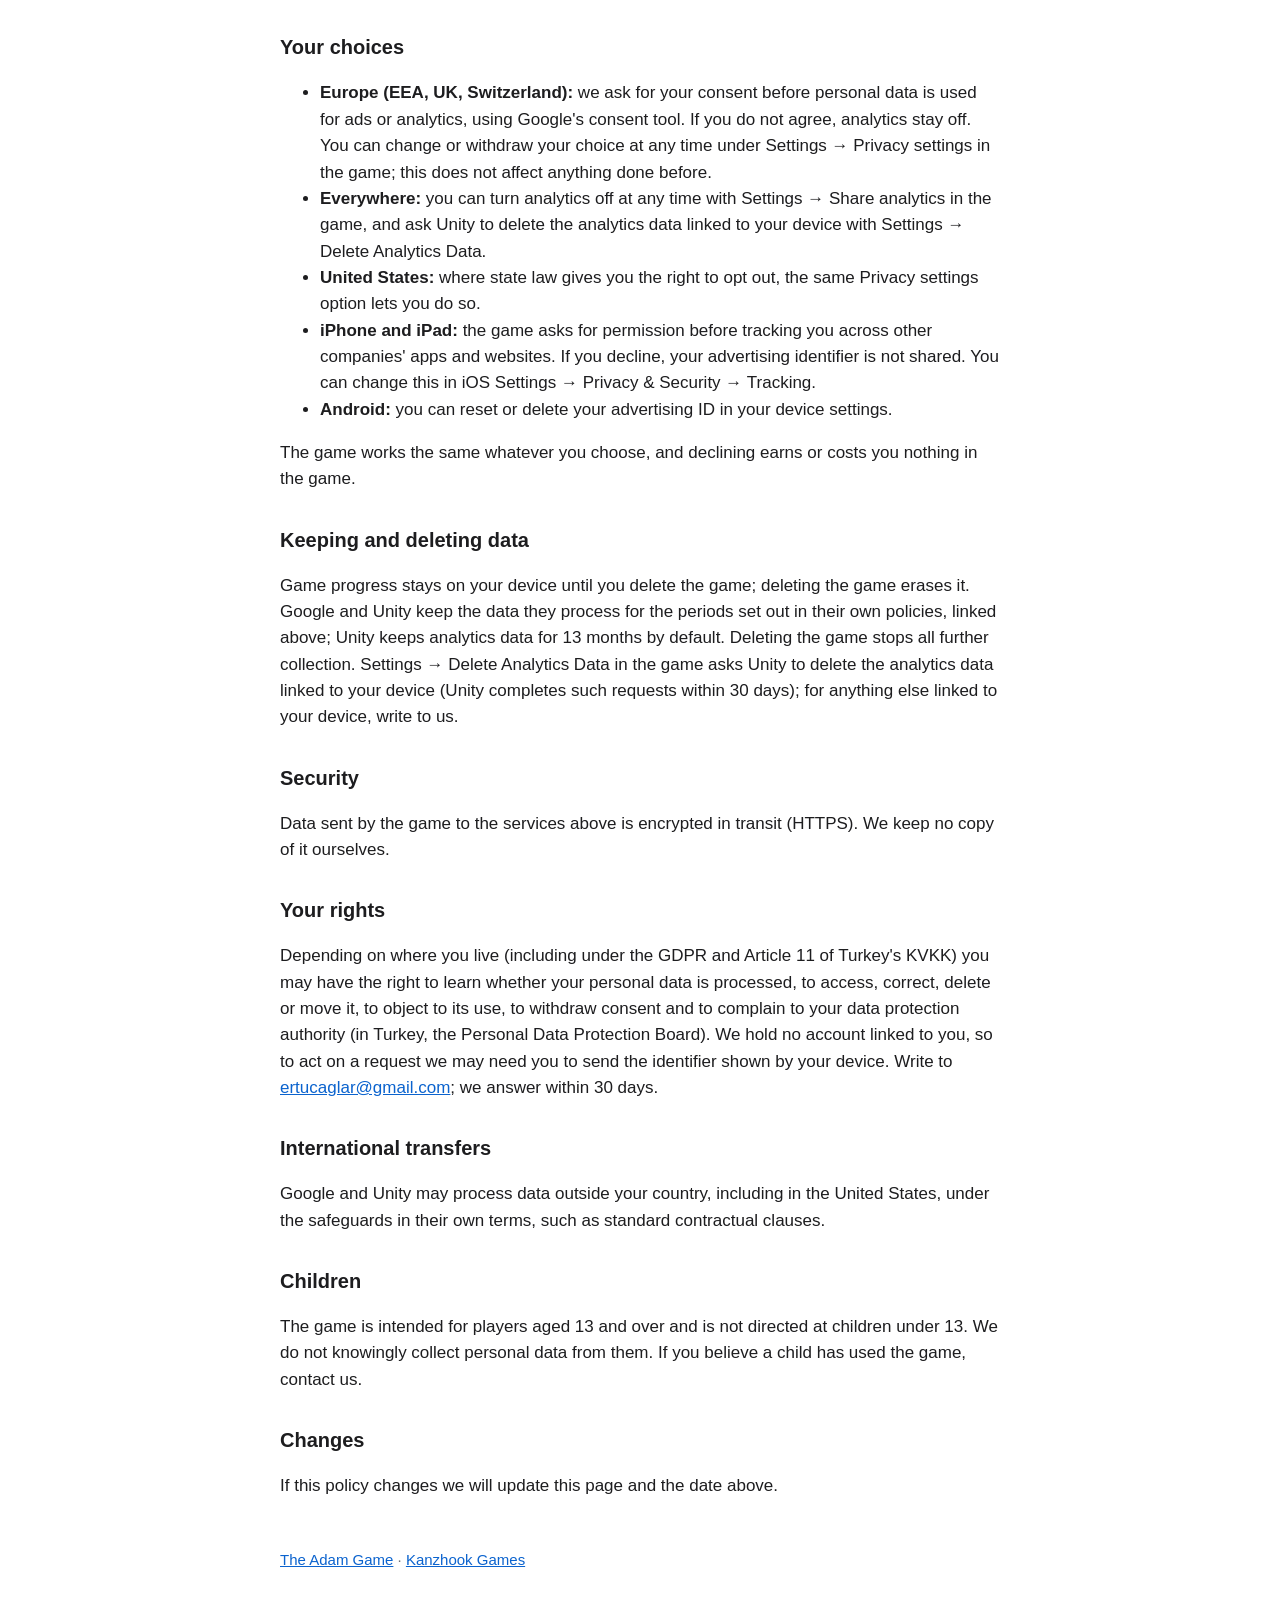
<file: the-adam-game/privacy.html>
<!doctype html>
<html lang="en">
<head>
<meta charset="utf-8">
<meta name="viewport" content="width=device-width, initial-scale=1">
<title>Privacy Policy · The Adam Game</title>
<link rel="stylesheet" href="/style.css">
<script src="/site.js"></script>
</head>
<body>
<main>
<p class="lang"><a href="?lang=EN" hreflang="en">English</a> · <a href="?lang=TR" hreflang="tr">Türkçe</a></p>

<article id="en" lang="en" data-lang="en">
<h1>Privacy Policy</h1>
<p class="meta">The Adam Game · Last updated: 24 November 2026</p>

<p>The Adam Game is a mobile game made by Ertuğrul Çağlar, an individual developer based in Turkey, who is the data controller for the data described here. Contact: <a href="mailto:ertucaglar@gmail.com">ertucaglar@gmail.com</a>.</p>

<h2>The short version</h2>
<ul>
<li>The game has no accounts and never asks for your name or email.</li>
<li>Your progress is saved on your device.</li>
<li>Ads and analytics are provided by Google and Unity, who process device identifiers and usage data.</li>
<li>Video ads are optional: you only see one when you choose to watch it for a reward.</li>
<li>In Europe, ads use personal data and analytics run only if you agree.</li>
</ul>

<h2>Data processed by third parties</h2>
<table>
<thead><tr><th>Service</th><th>Why</th><th>Data</th></tr></thead>
<tbody>
<tr><td><a href="https://policies.google.com/privacy">Google AdMob</a></td><td>Showing rewarded video ads, measuring them, preventing fraud</td><td>Advertising identifier (IDFA or Android advertising ID) where permitted, IP address and the approximate location derived from it, device and app information, ad interactions, your consent choice</td></tr>
<tr><td><a href="https://firebase.google.com/support/privacy">Google Analytics for Firebase</a></td><td>Basic measurement: installs, sessions, app stability</td><td>App instance identifier, device and app information, approximate location, session information</td></tr>
<tr><td><a href="https://unity.com/legal/privacy-policy">Unity Analytics</a></td><td>Understanding how the game is played so it can be improved</td><td>Unity installation identifier, device and app information, gameplay events such as levels started and finished, battle summaries (enemies defeated and units deployed over the battle, castle health), upgrades bought and their in-game prices, eras reached, in-game currency earned and spent, rewarded ads watched and purchases made</td></tr>
<tr><td>Apple App Store, Google Play</td><td>Processing in-app purchases</td><td>Payments are handled by the store. We never see your card details; we only receive confirmation of the purchase</td></tr>
</tbody>
</table>
<p>We run no servers of our own and receive no data that identifies you. The daily reminder notification is scheduled on your device and sends no data. You can turn it off in your device settings.</p>

<h2>Sharing diagnostics (only if you choose to)</h2>
<p>The game keeps a short record of your last 50 battles on your device (at most 10 MB): the level, battle times, which units were sent and lost, food and soul levels, the Gold earned by source, the result and the game version. It contains no name, email, device or advertising identifier, location, purchase receipt or copy of your save file, and it is never sent automatically. Only if you tap Settings → Share Diagnostics does the game prepare these files and open your device's share sheet; you choose where they go (for example an email to us), or cancel. Settings → Delete Diagnostics erases the record. Legal basis: your consent (GDPR Art. 6(1)(a), KVKK Art. 5/1), given by sharing.</p>

<h2>Why this data is processed</h2>
<ul>
<li><strong>Your consent</strong> (GDPR Art. 6(1)(a), KVKK Art. 5/1), where it is required: personalised ads and analytics.</li>
<li><strong>Our legitimate interests</strong> (GDPR Art. 6(1)(f), KVKK Art. 5/2-f): showing non-personalised ads to fund a free game, keeping the game stable, preventing ad fraud.</li>
<li><strong>Performing a contract</strong> (GDPR Art. 6(1)(b), KVKK Art. 5/2-c): delivering what you buy in the game.</li>
</ul>

<h2>Your choices</h2>
<ul>
<li><strong>Europe (EEA, UK, Switzerland):</strong> we ask for your consent before personal data is used for ads or analytics, using Google's consent tool. If you do not agree, analytics stay off. You can change or withdraw your choice at any time under Settings → Privacy settings in the game; this does not affect anything done before.</li>
<li><strong>Everywhere:</strong> you can turn analytics off at any time with Settings → Share analytics in the game, and ask Unity to delete the analytics data linked to your device with Settings → Delete Analytics Data.</li>
<li><strong>United States:</strong> where state law gives you the right to opt out, the same Privacy settings option lets you do so.</li>
<li><strong>iPhone and iPad:</strong> the game asks for permission before tracking you across other companies' apps and websites. If you decline, your advertising identifier is not shared. You can change this in iOS Settings → Privacy &amp; Security → Tracking.</li>
<li><strong>Android:</strong> you can reset or delete your advertising ID in your device settings.</li>
</ul>
<p>The game works the same whatever you choose, and declining earns or costs you nothing in the game.</p>

<h2>Keeping and deleting data</h2>
<p>Game progress stays on your device until you delete the game; deleting the game erases it. Google and Unity keep the data they process for the periods set out in their own policies, linked above; Unity keeps analytics data for 13 months by default. Deleting the game stops all further collection. Settings → Delete Analytics Data in the game asks Unity to delete the analytics data linked to your device (Unity completes such requests within 30 days); for anything else linked to your device, write to us.</p>

<h2>Security</h2>
<p>Data sent by the game to the services above is encrypted in transit (HTTPS). We keep no copy of it ourselves.</p>

<h2>Your rights</h2>
<p>Depending on where you live (including under the GDPR and Article 11 of Turkey's KVKK) you may have the right to learn whether your personal data is processed, to access, correct, delete or move it, to object to its use, to withdraw consent and to complain to your data protection authority (in Turkey, the Personal Data Protection Board). We hold no account linked to you, so to act on a request we may need you to send the identifier shown by your device. Write to <a href="mailto:ertucaglar@gmail.com">ertucaglar@gmail.com</a>; we answer within 30 days.</p>

<h2>International transfers</h2>
<p>Google and Unity may process data outside your country, including in the United States, under the safeguards in their own terms, such as standard contractual clauses.</p>

<h2>Children</h2>
<p>The game is intended for players aged 13 and over and is not directed at children under 13. We do not knowingly collect personal data from them. If you believe a child has used the game, contact us.</p>

<h2>Changes</h2>
<p>If this policy changes we will update this page and the date above.</p>
</article>

<hr class="lang-split">

<article id="tr" lang="tr" data-lang="tr">
<h1>Gizlilik Politikası</h1>
<p class="meta">The Adam Game · Son güncelleme: 24 Kasım 2026</p>

<p>The Adam Game, Türkiye'de yaşayan bağımsız geliştirici Ertuğrul Çağlar tarafından yapılmış bir mobil oyundur. Burada anlatılan verilerin veri sorumlusu odur. İletişim: <a href="mailto:ertucaglar@gmail.com">ertucaglar@gmail.com</a>.</p>

<h2>Kısaca</h2>
<ul>
<li>Oyunda hesap yoktur; adınız ya da e-postanız hiçbir zaman sorulmaz.</li>
<li>İlerlemeniz cihazınızda saklanır.</li>
<li>Reklam ve analitik hizmetlerini Google ve Unity sağlar; bu şirketler cihaz kimliklerini ve kullanım verilerini işler.</li>
<li>Video reklamlar isteğe bağlıdır: yalnızca ödül için izlemeyi seçtiğinizde görürsünüz.</li>
<li>Avrupa'da reklamlar kişisel veri kullanır ve analitik çalışır, ancak onay verirseniz.</li>
</ul>

<h2>Üçüncü tarafların işlediği veriler</h2>
<table>
<thead><tr><th>Hizmet</th><th>Amaç</th><th>Veri</th></tr></thead>
<tbody>
<tr><td><a href="https://policies.google.com/privacy">Google AdMob</a></td><td>Ödüllü video reklam göstermek, ölçmek, sahteciliği önlemek</td><td>İzin verilen durumlarda reklam kimliği (IDFA ya da Android reklam kimliği), IP adresi ve ondan çıkarılan yaklaşık konum, cihaz ve uygulama bilgileri, reklam etkileşimleri, onay tercihiniz</td></tr>
<tr><td><a href="https://firebase.google.com/support/privacy">Firebase için Google Analytics</a></td><td>Temel ölçüm: kurulum, oturum, uygulama kararlılığı</td><td>Uygulama örneği kimliği, cihaz ve uygulama bilgileri, yaklaşık konum, oturum bilgileri</td></tr>
<tr><td><a href="https://unity.com/legal/privacy-policy">Unity Analytics</a></td><td>Oyunun nasıl oynandığını anlayıp geliştirmek</td><td>Unity kurulum kimliği, cihaz ve uygulama bilgileri, başlanan ve biten bölümler, savaş özetleri (savaş boyunca yenilen düşmanlar ve sahaya sürülen askerler, kale canı), alınan geliştirmeler ve oyun içi fiyatları, ulaşılan çağlar, kazanılan ve harcanan oyun içi para, izlenen ödüllü reklamlar ve yapılan satın almalar gibi oyun olayları</td></tr>
<tr><td>Apple App Store, Google Play</td><td>Uygulama içi satın almaları işlemek</td><td>Ödemeyi mağaza alır. Kart bilgilerinizi hiçbir zaman görmeyiz; yalnızca alımın gerçekleştiği bilgisi bize gelir</td></tr>
</tbody>
</table>
<p>Kendi sunucumuz yoktur, sizi tanımlayan bir veri bize ulaşmaz. Günlük hatırlatma bildirimi cihazınızda planlanır, hiçbir veri göndermez. Cihaz ayarlarınızdan kapatabilirsiniz.</p>

<h2>Veriler neden işlenir</h2>
<ul>
<li><strong>Onayınız</strong> (GDPR md. 6(1)(a), KVKK md. 5/1), gerektiği yerde: kişiselleştirilmiş reklam ve analitik.</li>
<li><strong>Meşru menfaatimiz</strong> (GDPR md. 6(1)(f), KVKK md. 5/2-f): ücretsiz oyunu finanse etmek için kişiselleştirilmemiş reklam göstermek, oyunu kararlı tutmak, reklam sahteciliğini önlemek.</li>
<li><strong>Sözleşmenin ifası</strong> (GDPR md. 6(1)(b), KVKK md. 5/2-c): oyunda satın aldığınız şeyi size teslim etmek.</li>
</ul>

<h2>Tercihleriniz</h2>
<ul>
<li><strong>Avrupa (AEA, Birleşik Krallık, İsviçre):</strong> kişisel verileriniz reklam ya da analitik için kullanılmadan önce Google'ın onay aracıyla izninizi isteriz. Onay vermezseniz analitik kapalı kalır. Tercihinizi oyunda Ayarlar → Gizlilik ayarları bölümünden istediğiniz zaman değiştirebilir ya da geri alabilirsiniz; bu, daha önce yapılanları etkilemez.</li>
<li><strong>Amerika Birleşik Devletleri:</strong> eyalet yasalarının vazgeçme hakkı tanıdığı yerlerde aynı Gizlilik ayarları seçeneğini kullanabilirsiniz.</li>
<li><strong>Her yerde:</strong> analitiği oyundaki Ayarlar → Analitik paylaşımı ile istediğiniz zaman kapatabilir, cihazınıza bağlı analitik verilerinin silinmesini Ayarlar → Analitik Verimi Sil ile Unity'den isteyebilirsiniz.</li>
<li><strong>iPhone ve iPad:</strong> oyun, sizi başka şirketlerin uygulama ve sitelerinde izlemeden önce izin ister. Reddederseniz reklam kimliğiniz paylaşılmaz. Bunu iOS Ayarlar → Gizlilik ve Güvenlik → İzleme bölümünden değiştirebilirsiniz.</li>
<li><strong>Android:</strong> reklam kimliğinizi cihaz ayarlarından sıfırlayabilir ya da silebilirsiniz.</li>
</ul>
<p>Oyun, seçiminiz ne olursa olsun aynı çalışır; reddetmek oyunda size bir şey kazandırmaz ya da kaybettirmez.</p>

<h2>Tanılama paylaşımı (yalnızca siz seçerseniz)</h2>
<p>Oyun son 50 savaşınızın kısa bir kaydını cihazınızda tutar (en çok 10 MB): bölüm, savaş süreleri, gönderilen ve kaybedilen birimler, besin ve ruh seviyeleri, kaynağına göre kazanılan altın, sonuç ve oyunun sürümü. Bu kayıtta ad, e-posta, cihaz ya da reklam kimliği, konum, satın alma makbuzu ya da kayıt dosyanızın kopyası yoktur ve hiçbir zaman kendiliğinden gönderilmez. Yalnızca Ayarlar → Tanılama Verisini Paylaş'a dokunursanız oyun bu dosyaları hazırlar ve cihazınızın paylaşım sayfasını açar; nereye gideceğini siz seçersiniz (ör. bize e-posta) ya da vazgeçersiniz. Ayarlar → Tanılama Geçmişini Sil kaydı siler. Hukuki dayanak: paylaşarak verdiğiniz açık rıza (GDPR md. 6(1)(a), KVKK md. 5/1).</p>

<h2>Verilerin saklanması ve silinmesi</h2>
<p>Oyun ilerlemeniz, oyunu silene kadar cihazınızda kalır; oyunu silmek onu da siler. Google ve Unity işledikleri verileri yukarıda bağlantısı verilen kendi politikalarındaki sürelerle saklar; Unity analitik verilerini varsayılan olarak 13 ay tutar. Oyunu silmek veri toplamayı durdurur. Oyundaki Ayarlar → Analitik Verimi Sil, cihazınıza bağlı analitik verilerinin silinmesini Unity'den ister (Unity bu istekleri 30 gün içinde tamamlar); cihazınıza bağlı başka veriler için bize yazın.</p>

<h2>Güvenlik</h2>
<p>Oyunun yukarıdaki hizmetlere gönderdiği veriler aktarım sırasında şifrelenir (HTTPS). Biz bu verilerin kopyasını tutmayız.</p>

<h2>Haklarınız</h2>
<p>Yaşadığınız yere göre (GDPR ve KVKK md. 11 dahil) kişisel verilerinizin işlenip işlenmediğini öğrenme, verilere erişme, düzeltilmesini, silinmesini ya da aktarılmasını isteme, işlenmesine itiraz etme, onayınızı geri alma ve veri koruma kurumuna (Türkiye'de Kişisel Verileri Koruma Kurulu) şikâyette bulunma haklarınız olabilir. Size bağlı bir hesap tutmadığımız için talebinizi yerine getirmek üzere cihazınızın gösterdiği kimliği istememiz gerekebilir. <a href="mailto:ertucaglar@gmail.com">ertucaglar@gmail.com</a> adresine yazın; 30 gün içinde cevap veririz.</p>

<h2>Yurt dışına aktarım</h2>
<p>Google ve Unity verileri, kendi sözleşmelerindeki güvencelerle (ör. standart sözleşme hükümleri) ülkeniz dışında, ABD dahil, işleyebilir.</p>

<h2>Çocuklar</h2>
<p>Oyun 13 yaş ve üzeri oyuncular içindir, 13 yaşından küçük çocuklara yönelik değildir. Onlardan bilerek kişisel veri toplamayız. Bir çocuğun oyunu kullandığını düşünüyorsanız bize yazın.</p>

<h2>Değişiklikler</h2>
<p>Bu politika değişirse bu sayfayı ve yukarıdaki tarihi güncelleriz.</p>
</article>
<p class="meta footer"><a href="/the-adam-game/">The Adam Game</a> · <a href="/">Kanzhook Games</a></p>
</main>
</body>
</html>
</file>
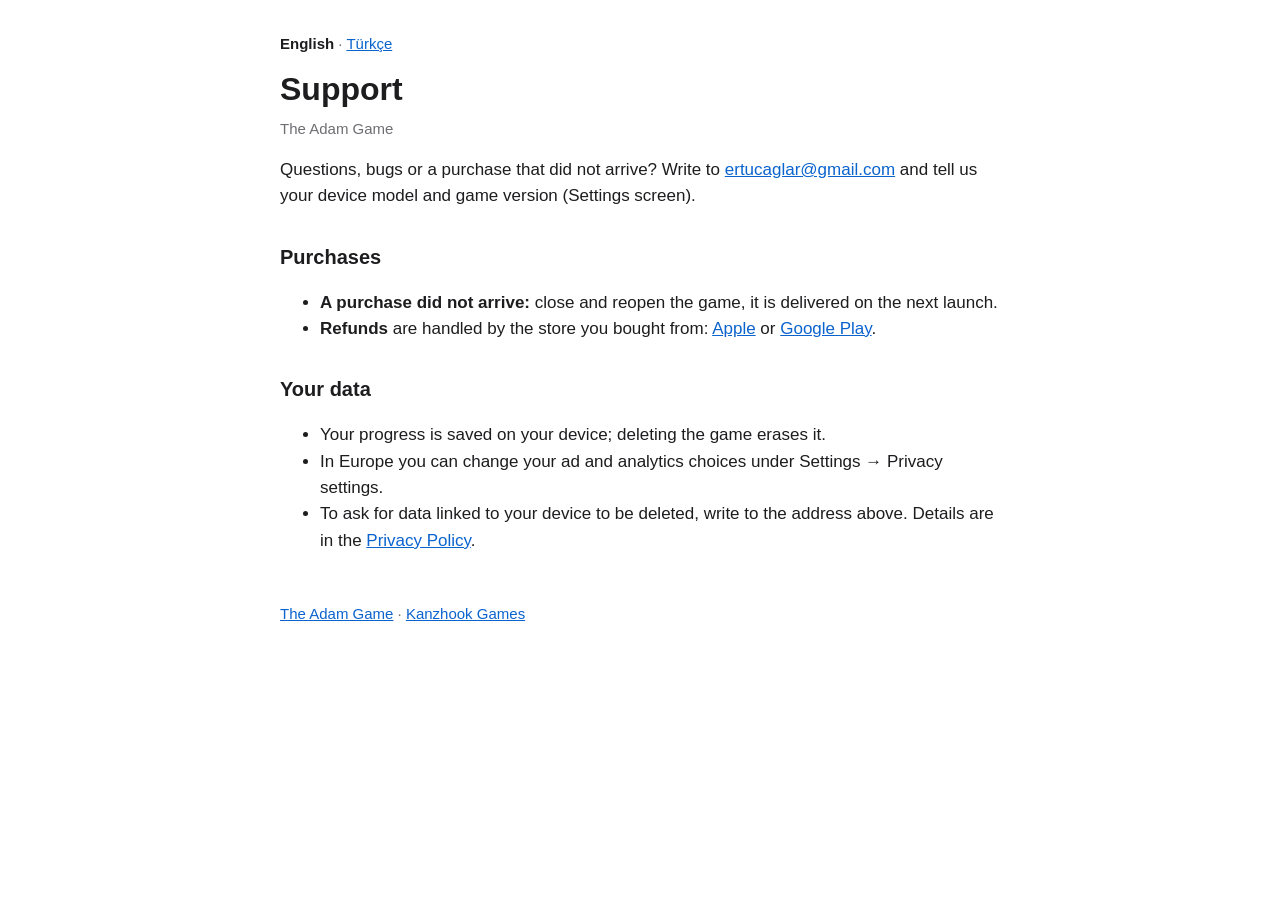
<file: the-adam-game/support.html>
<!doctype html>
<html lang="en">
<head>
<meta charset="utf-8">
<meta name="viewport" content="width=device-width, initial-scale=1">
<title>Support · The Adam Game</title>
<link rel="stylesheet" href="/style.css">
<script src="/site.js"></script>
</head>
<body>
<main>
<p class="lang"><a href="?lang=EN" hreflang="en">English</a> · <a href="?lang=TR" hreflang="tr">Türkçe</a></p>

<article id="en" lang="en" data-lang="en">
<h1>Support</h1>
<p class="meta">The Adam Game</p>
<p>Questions, bugs or a purchase that did not arrive? Write to <a href="mailto:ertucaglar@gmail.com">ertucaglar@gmail.com</a> and tell us your device model and game version (Settings screen).</p>

<h2>Purchases</h2>
<ul>
<li><strong>A purchase did not arrive:</strong> close and reopen the game, it is delivered on the next launch.</li>
<li><strong>Refunds</strong> are handled by the store you bought from: <a href="https://reportaproblem.apple.com">Apple</a> or <a href="https://support.google.com/googleplay/answer/2479637">Google Play</a>.</li>
</ul>

<h2>Your data</h2>
<ul>
<li>Your progress is saved on your device; deleting the game erases it.</li>
<li>In Europe you can change your ad and analytics choices under Settings → Privacy settings.</li>
<li>To ask for data linked to your device to be deleted, write to the address above. Details are in the <a href="privacy?lang=EN">Privacy Policy</a>.</li>
</ul>
</article>

<hr class="lang-split">

<article id="tr" lang="tr" data-lang="tr">
<h1>Destek</h1>
<p class="meta">The Adam Game</p>
<p>Sorun mu var, bir satın alma ulaşmadı mı? <a href="mailto:ertucaglar@gmail.com">ertucaglar@gmail.com</a> adresine cihaz modelinizi ve oyun sürümünü (Ayarlar ekranı) yazın.</p>

<h2>Satın almalar</h2>
<ul>
<li><strong>Satın alma ulaşmadıysa:</strong> oyunu kapatıp açın, bir sonraki açılışta teslim edilir.</li>
<li><strong>İadeleri</strong> satın aldığınız mağaza yapar: <a href="https://reportaproblem.apple.com">Apple</a> ya da <a href="https://support.google.com/googleplay/answer/2479637">Google Play</a>.</li>
</ul>

<h2>Verileriniz</h2>
<ul>
<li>İlerlemeniz cihazınızda saklanır; oyunu silmek onu da siler.</li>
<li>Avrupa'da reklam ve analitik tercihlerinizi Ayarlar → Gizlilik ayarları bölümünden değiştirebilirsiniz.</li>
<li>Cihazınıza bağlı verilerin silinmesini istemek için yukarıdaki adrese yazın. Ayrıntılar <a href="privacy?lang=TR">Gizlilik Politikası</a>'nda.</li>
</ul>
</article>
<p class="meta footer"><a href="/the-adam-game/">The Adam Game</a> · <a href="/">Kanzhook Games</a></p>
</main>
</body>
</html>
</file>
<file: style.css>
:root { color-scheme: light dark; --text: #1d1d1f; --muted: #6e6e73; --line: #d2d2d7; --bg: #fff; --link: #0b63ce; }
@media (prefers-color-scheme: dark) {
  :root { --text: #f5f5f7; --muted: #a1a1a6; --line: #424245; --bg: #161617; --link: #6cb2ff; }
}
body { margin: 0; background: var(--bg); color: var(--text); font: 17px/1.55 -apple-system, BlinkMacSystemFont, "Segoe UI", Roboto, sans-serif; }
main { max-width: 720px; margin: 0 auto; padding: 32px 16px 64px; }
h1 { font-size: 32px; line-height: 1.2; margin: 0 0 8px; }
h2 { font-size: 20px; margin: 32px 0 8px; }
a { color: var(--link); }
hr { border: 0; border-top: 1px solid var(--line); margin: 48px 0; }
table { width: 100%; border-collapse: collapse; font-size: 15px; }
th, td { text-align: left; vertical-align: top; padding: 8px 8px 8px 0; border-bottom: 1px solid var(--line); }
.meta, .lang { color: var(--muted); font-size: 15px; margin-top: 0; }
@media (max-width: 560px) { table, thead, tbody, tr, th, td { display: block; } thead { display: none; } td { border: 0; padding: 2px 0; } tr { border-bottom: 1px solid var(--line); padding: 8px 0; } }
/* Dil: site.js <html data-lang> yazar; seçilmeyen dilin içeriği gizlenir. Betik çalışmazsa iki dil de görünür. */
html[data-lang="en"] [data-lang="tr"], html[data-lang="tr"] [data-lang="en"], html[data-lang] hr.lang-split { display: none; }
html[data-lang="en"] .lang a[hreflang="en"], html[data-lang="tr"] .lang a[hreflang="tr"] { color: var(--text); font-weight: 600; text-decoration: none; }
.footer { margin-top: 48px; }
.games { list-style: none; padding: 0; }
.games li { padding: 16px 0; border-bottom: 1px solid var(--line); }
.games strong { font-size: 20px; }
</file>
